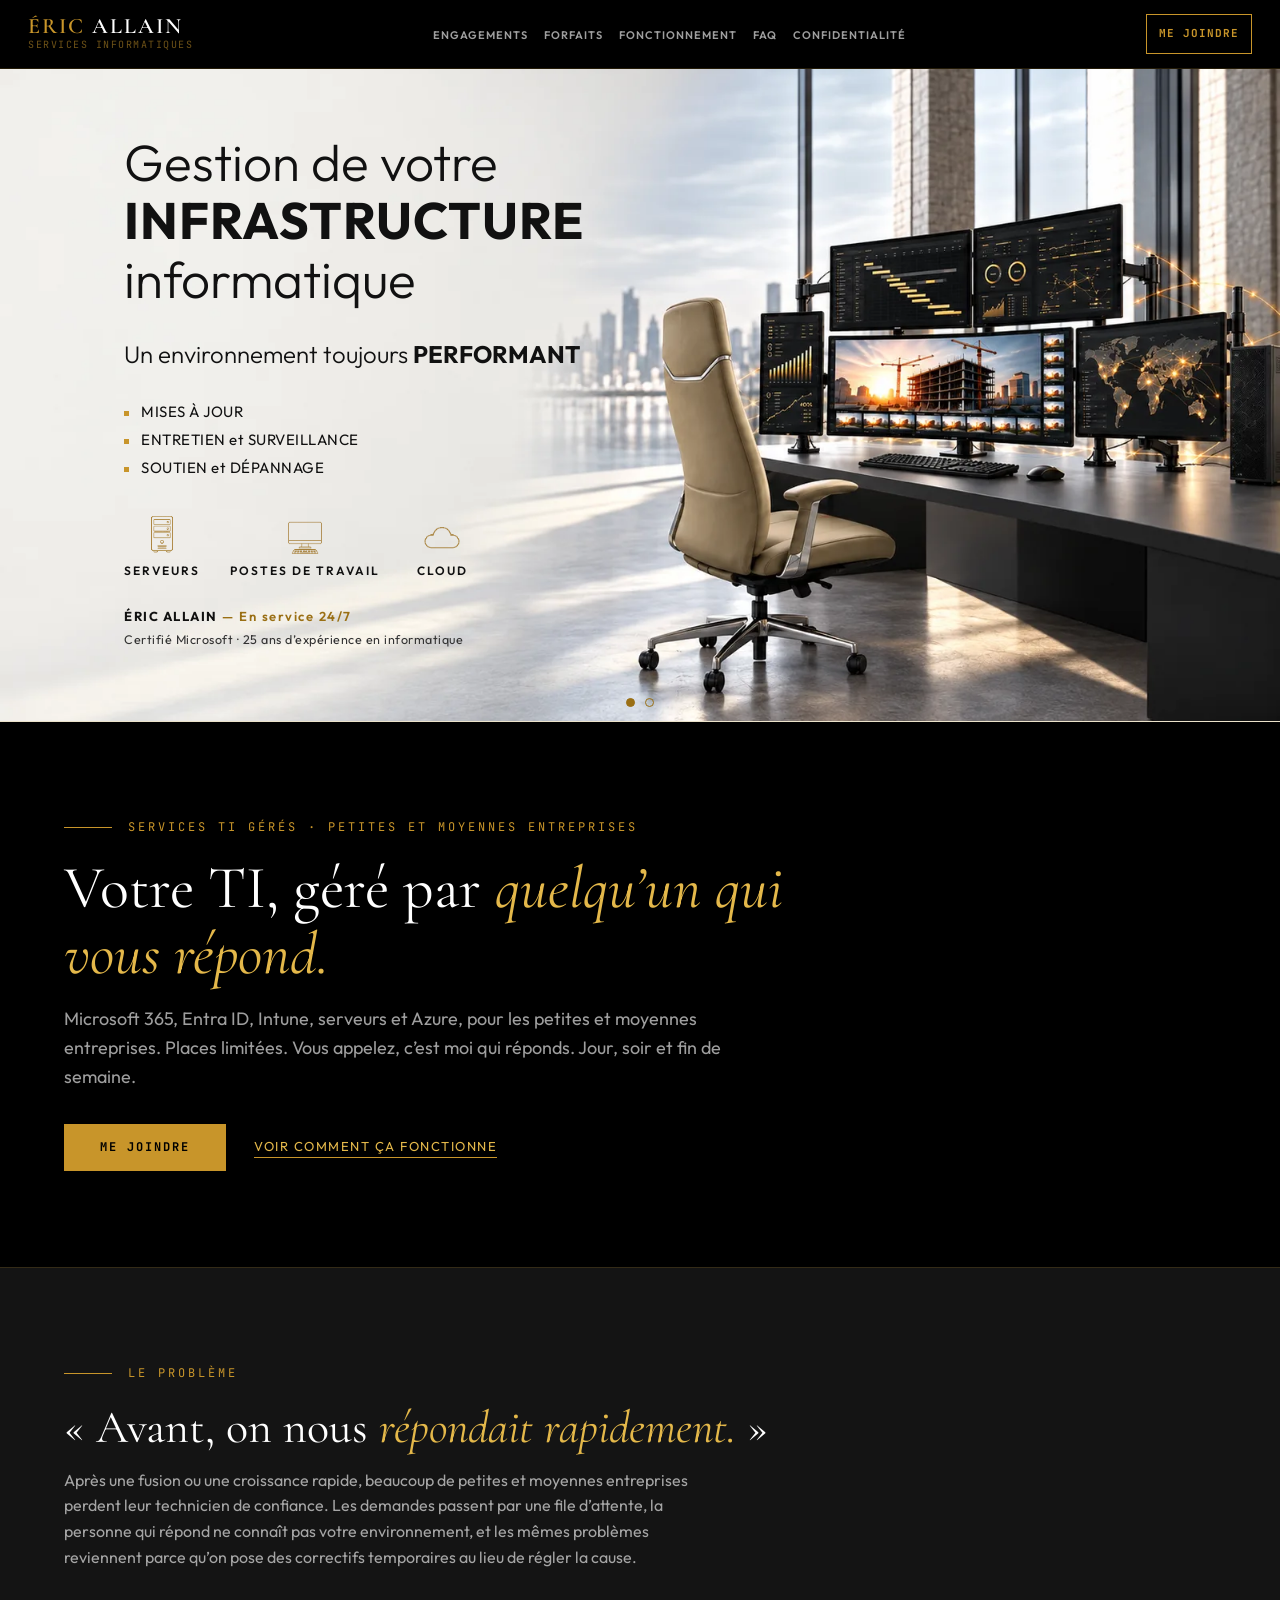
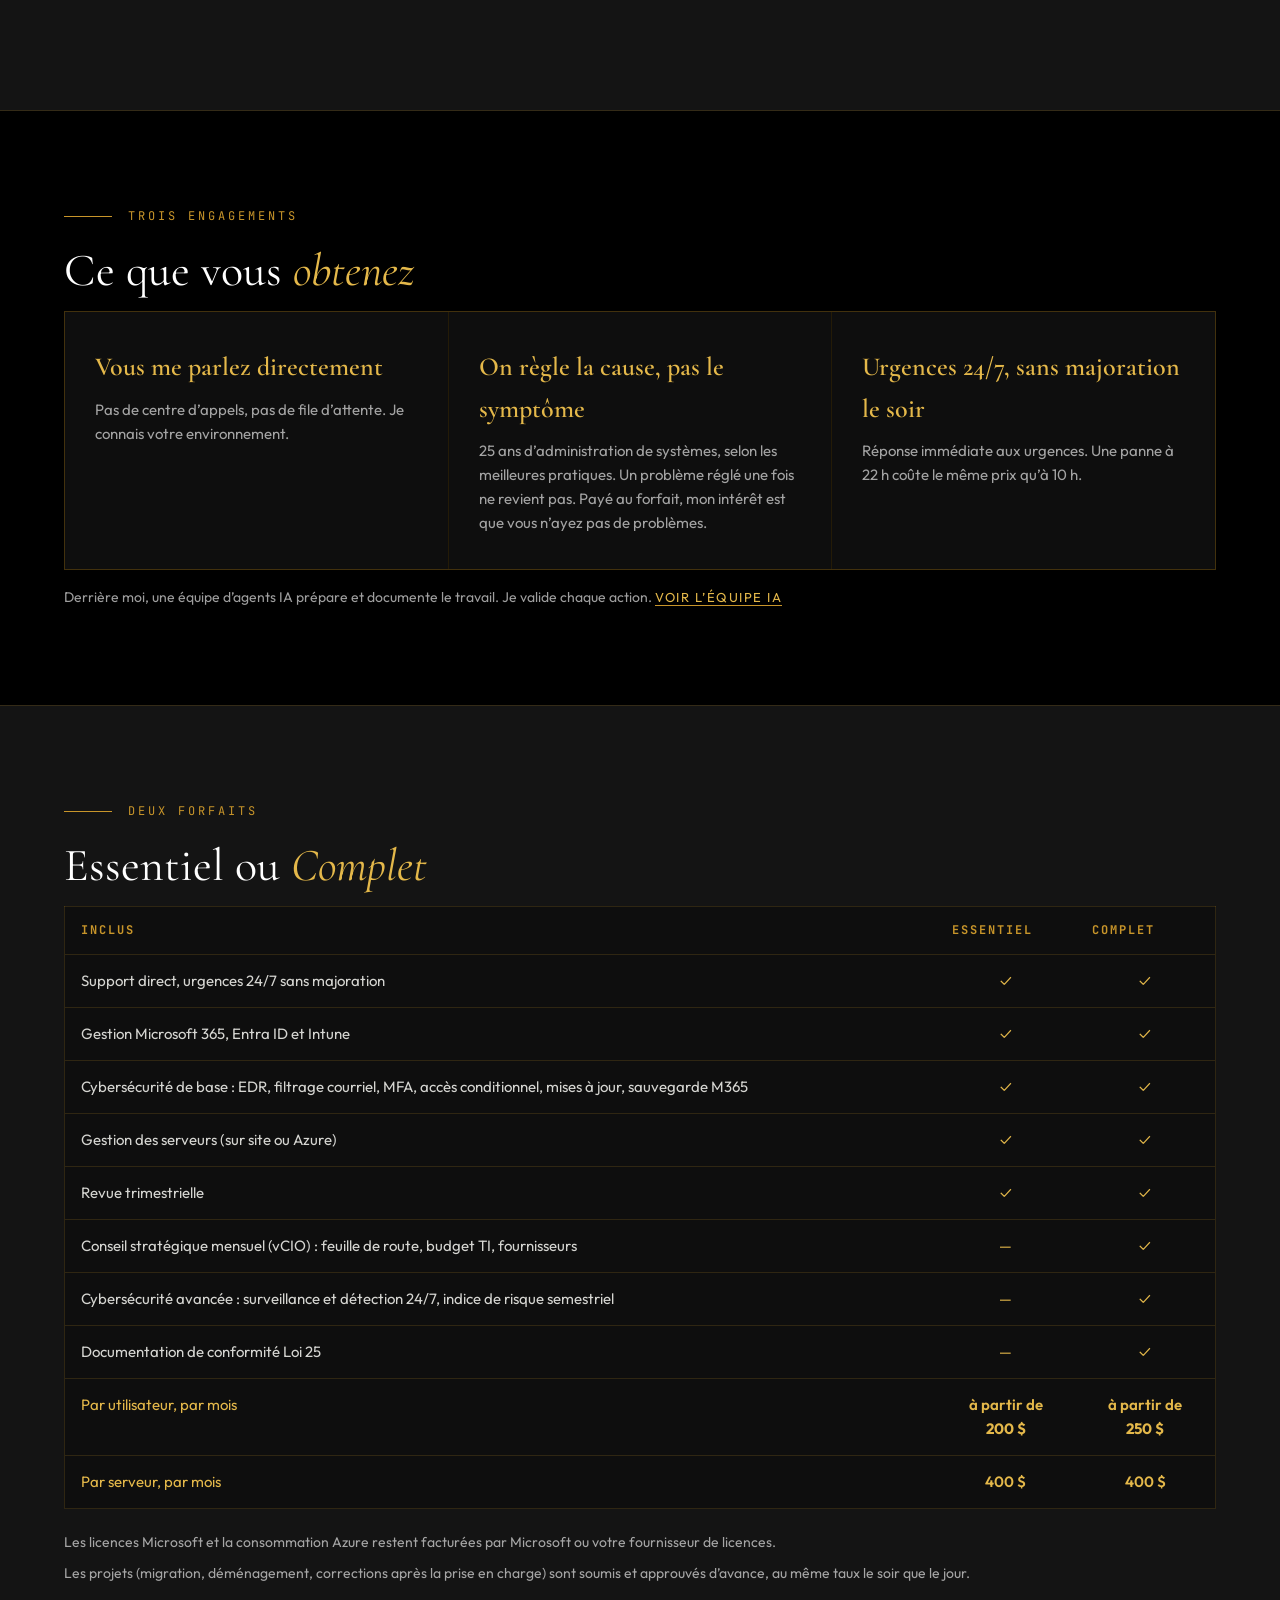
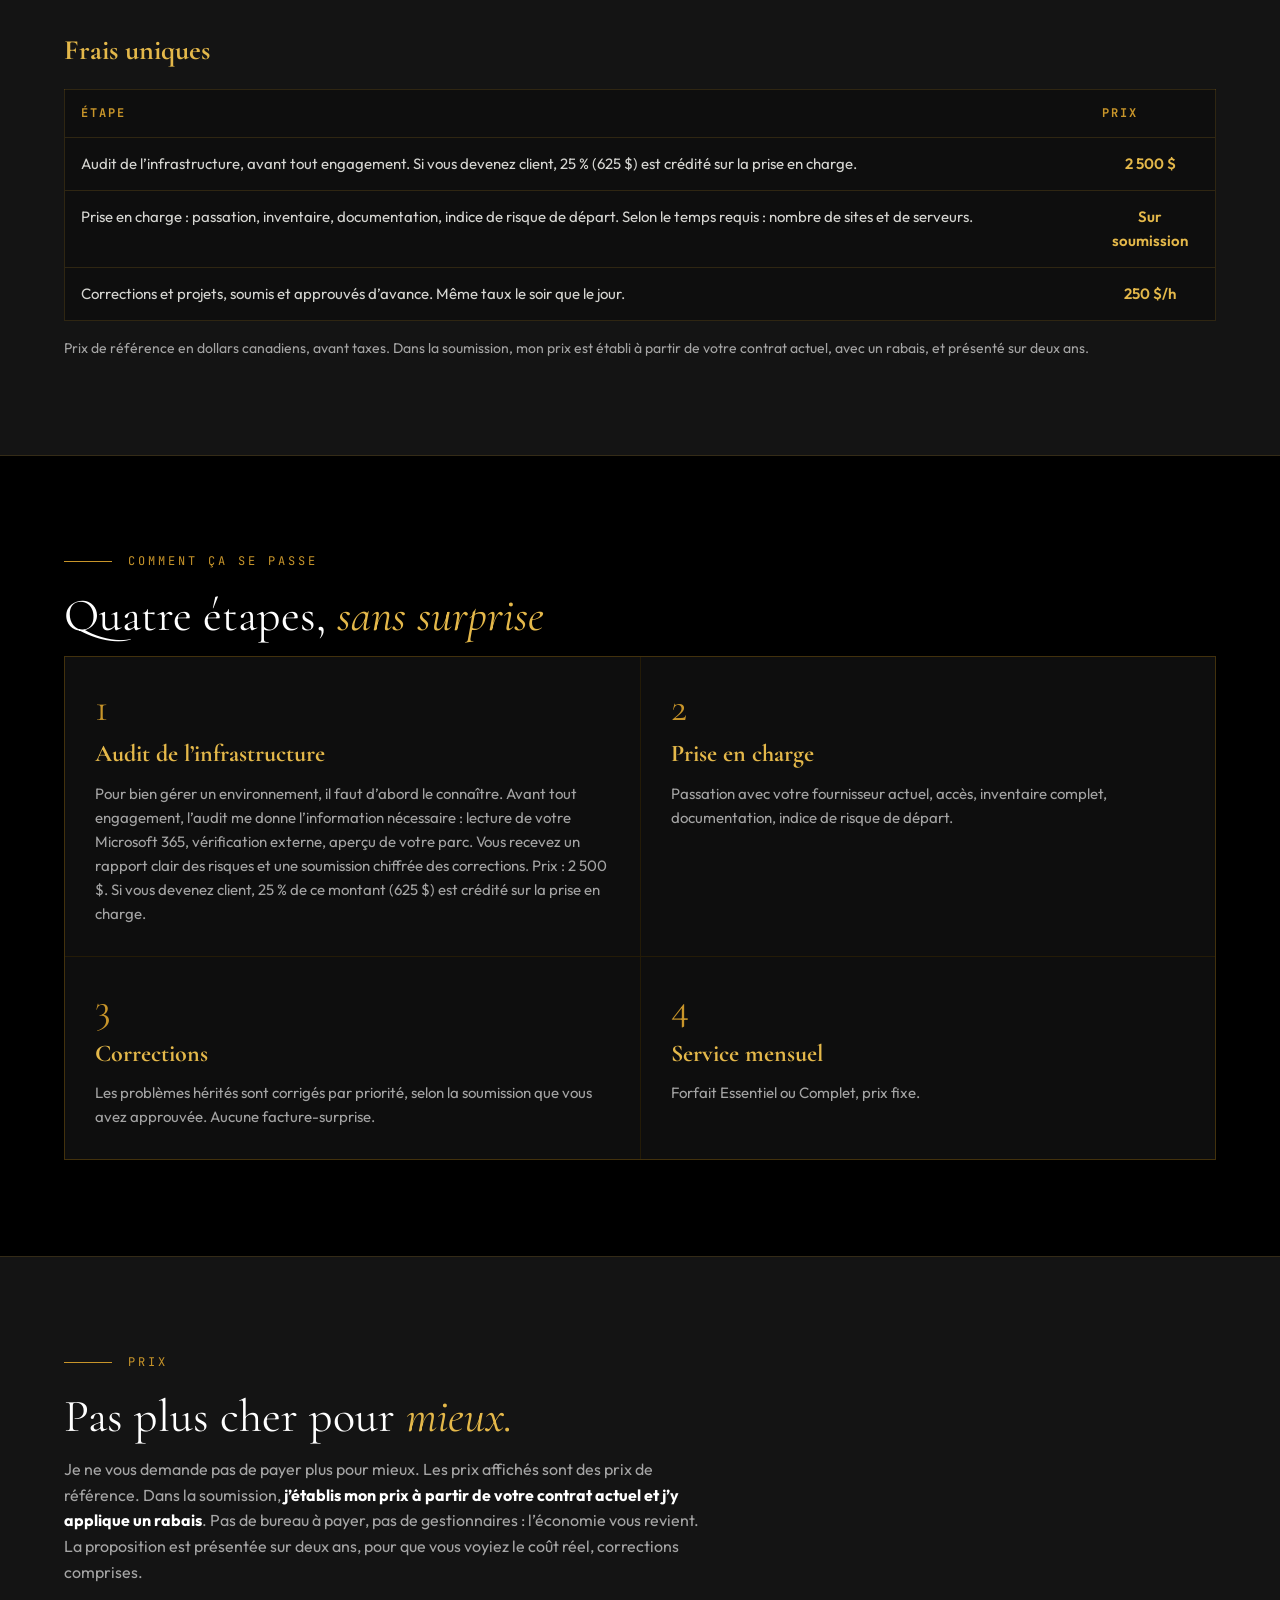
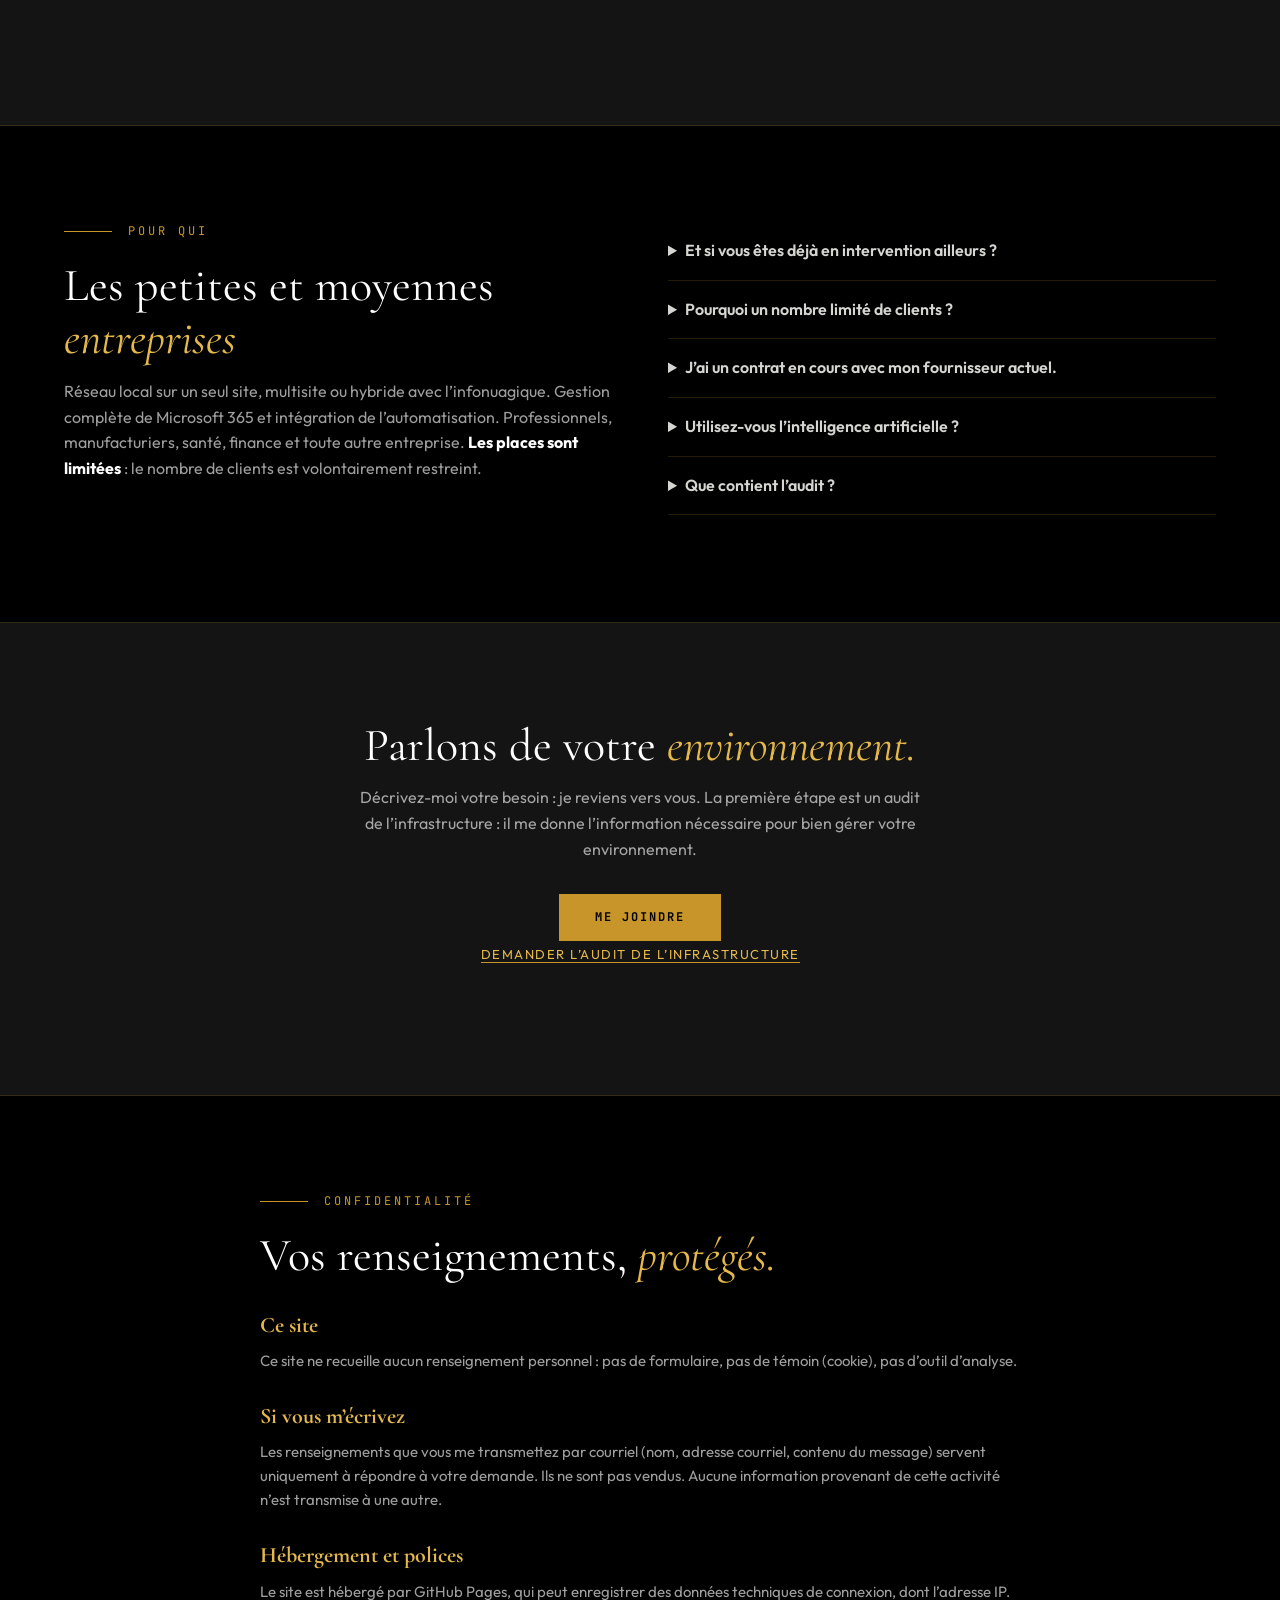
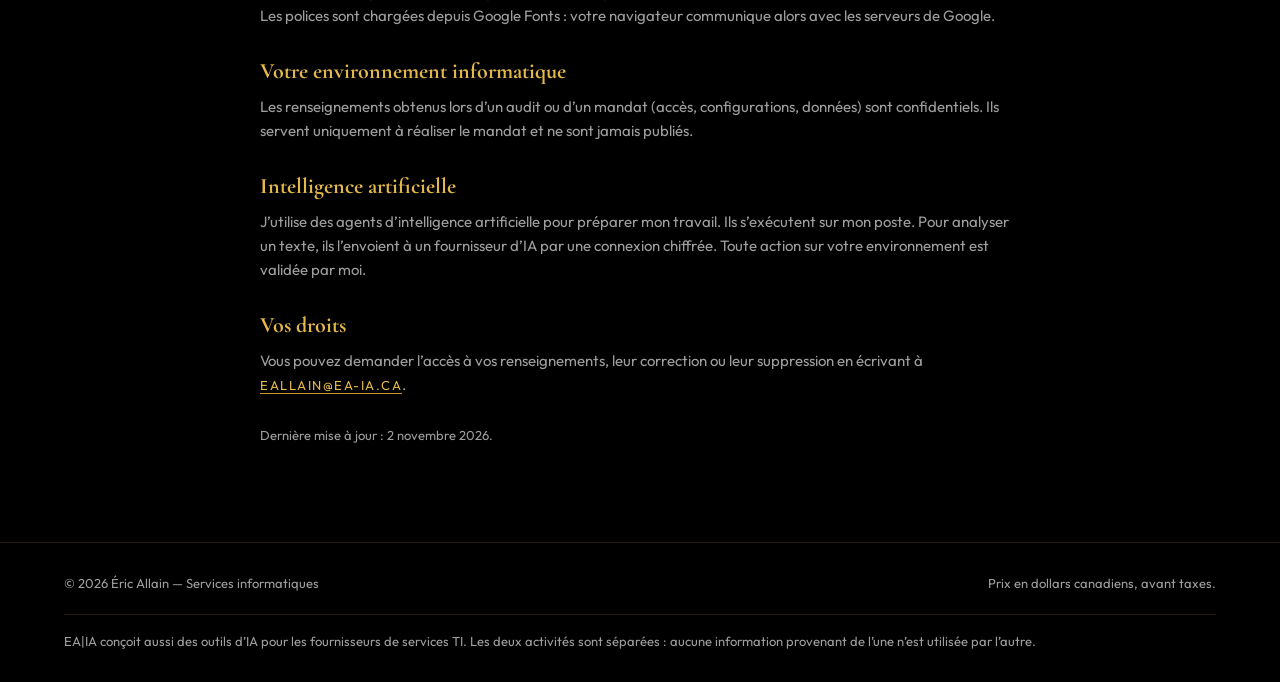
<file: index.html>
<!DOCTYPE html>
<html lang="fr">
<head>
<meta charset="UTF-8">
<meta name="viewport" content="width=device-width, initial-scale=1.0">
<title>Services TI gérés pour PME — Éric Allain</title>
<meta name="description" content="Services TI gérés pour petites et moyennes entreprises, places limitées : Microsoft 365, Entra ID, Intune, serveurs et Azure. Réponse directe, urgences 24/7 sans majoration, rabais établi selon votre contrat actuel.">
<meta property="og:title" content="Services TI gérés pour PME — Éric Allain">
<meta property="og:locale" content="fr_CA">
<meta property="og:type" content="website">
<link href="https://fonts.googleapis.com/css2?family=Cormorant+Garamond:ital,wght@0,300;0,400;0,600;1,300&family=JetBrains+Mono:wght@400;700&family=Outfit:wght@300;400;600;700&display=swap" rel="stylesheet">
<link rel="stylesheet" href="style.css">
</head>
<body>

<nav aria-label="Navigation principale">
  <div class="brand">
    <div>
      <div class="brand-name"><span class="ea">ÉRIC</span> ALLAIN</div>
      <div class="brand-tag">Services informatiques</div>
    </div>
  </div>
  <ul class="nav-links">
    <li><a href="#engagements">Engagements</a></li>
    <li><a href="#forfaits">Forfaits</a></li>
    <li><a href="#fonctionnement">Fonctionnement</a></li>
    <li><a href="#faq">FAQ</a></li>
    <li><a href="#confidentialite">Confidentialité</a></li>
  </ul>
  <div class="nav-actions">
    <!-- Bouton « Support à distance » masqué temporairement (avis de suspension ScreenConnect à vérifier). Pour le rétablir : retirer ce commentaire.
    <a class="nav-support" href="https://passport.screenconnect.com/" target="_blank" rel="noopener noreferrer">Support à distance</a>
    -->
    <a class="nav-cta" href="mailto:eallain@ea-ia.ca?subject=Services%20TI%20-%20Demande">Me joindre</a>
  </div>
</nav>

<header class="banner" aria-roledescription="carrousel" aria-label="Présentation">
  <div class="slide is-active" style="background-image:url('img/banner-infrastructure.webp')">
    <div class="slide-inner">
      <p class="t">Gestion de votre <strong>INFRASTRUCTURE</strong> informatique</p>
      <p class="lead">Un environnement toujours <strong>PERFORMANT</strong></p>
      <ul>
        <li>MISES À JOUR</li>
        <li>ENTRETIEN et SURVEILLANCE</li>
        <li>SOUTIEN et DÉPANNAGE</li>
      </ul>
      <div class="icons">
        <figure><img src="img/icon-serveurs.png" alt="">Serveurs</figure>
        <figure><img src="img/icon-postes.png" alt="">Postes de travail</figure>
        <figure><img src="img/icon-cloud.png" alt="">Cloud</figure>
      </div>
      <div class="sign"><b>ÉRIC ALLAIN</b> <span class="g">— En service 24/7</span><small>Certifié Microsoft · 25 ans d’expérience en informatique</small></div>
    </div>
  </div>
  <div class="slide" style="background-image:url('img/banner-conformite.webp')">
    <div class="slide-inner">
      <p class="t">CONFORMITÉ et <strong>SÉCURITÉ</strong> informatique</p>
      <p class="lead"><span class="g">Des accès</span> <strong>MAÎTRISÉS</strong><br><span class="g">Des données</span> <strong>PROTÉGÉES</strong></p>
      <ul>
        <li>CONFORMITÉ et SUIVI DES EXIGENCES</li>
        <li>PROTECTION DES SYSTÈMES et des DONNÉES</li>
        <li>GESTION DES ACCÈS et des PERMISSIONS</li>
        <li>SURVEILLANCE et PRÉVENTION DES MENACES</li>
      </ul>
      <div class="sign"><b>ÉRIC ALLAIN</b> <span class="g">— En service 24/7</span><small>Certifié Microsoft · 25 ans d’expérience en informatique</small></div>
    </div>
    <img class="badge" src="img/badge-securite.webp" alt="Sécurité et conformité">
  </div>
  <div class="dots" role="group" aria-label="Choisir la bannière">
    <button type="button" aria-label="Infrastructure" aria-current="true"></button>
    <button type="button" aria-label="Conformité et sécurité" aria-current="false"></button>
  </div>
</header>

<section class="s intro-s" id="accueil">
  <div class="wrap">
    <div class="label"><i></i><span>Services TI gérés · Petites et moyennes entreprises</span></div>
    <h1 class="h1">Votre TI, géré par <em>quelqu’un qui vous répond.</em></h1>
    <p class="sub">Microsoft 365, Entra ID, Intune, serveurs et Azure, pour les petites et moyennes entreprises. Places limitées. Vous appelez, c’est moi qui réponds. Jour, soir et fin de semaine.</p>
    <div class="actions">
      <a class="btn" href="mailto:eallain@ea-ia.ca?subject=Services%20TI%20-%20Demande">Me joindre</a>
      <a class="sec" href="#fonctionnement">Voir comment ça fonctionne</a>
    </div>
  </div>
</section>

<section class="s band" id="probleme">
  <div class="wrap">
    <div class="label"><i></i><span>Le problème</span></div>
    <h2 class="h">« Avant, on nous <em>répondait rapidement.</em> »</h2>
    <p class="intro">Après une fusion ou une croissance rapide, beaucoup de petites et moyennes entreprises perdent leur technicien de confiance. Les demandes passent par une file d’attente, la personne qui répond ne connaît pas votre environnement, et les mêmes problèmes reviennent parce qu’on pose des correctifs temporaires au lieu de régler la cause.</p>
  </div>
</section>

<section class="s" id="engagements">
  <div class="wrap">
    <div class="label"><i></i><span>Trois engagements</span></div>
    <h2 class="h">Ce que vous <em>obtenez</em></h2>
    <div class="grid">
      <div class="card"><h3>Vous me parlez directement</h3><p>Pas de centre d’appels, pas de file d’attente. Je connais votre environnement.</p></div>
      <div class="card"><h3>On règle la cause, pas le symptôme</h3><p>25 ans d’administration de systèmes, selon les meilleures pratiques. Un problème réglé une fois ne revient pas. Payé au forfait, mon intérêt est que vous n’ayez pas de problèmes.</p></div>
      <div class="card"><h3>Urgences 24/7, sans majoration le soir</h3><p>Réponse immédiate aux urgences. Une panne à 22 h coûte le même prix qu’à 10 h.</p></div>
    </div>
    <p class="notes-p">Derrière moi, une équipe d’agents IA prépare et documente le travail. Je valide chaque action. <a class="sec" href="equipe-ia.html">Voir l’équipe IA</a></p>
  </div>
</section>

<section class="s band" id="forfaits">
  <div class="wrap">
    <div class="label"><i></i><span>Deux forfaits</span></div>
    <h2 class="h">Essentiel ou <em>Complet</em></h2>
    <table class="plans">
      <thead><tr><th scope="col">Inclus</th><th scope="col">Essentiel</th><th scope="col">Complet</th></tr></thead>
      <tbody>
        <tr><th scope="row">Support direct, urgences 24/7 sans majoration</th><td>✓</td><td>✓</td></tr>
        <tr><th scope="row">Gestion Microsoft 365, Entra ID et Intune</th><td>✓</td><td>✓</td></tr>
        <tr><th scope="row">Cybersécurité de base : EDR, filtrage courriel, MFA, accès conditionnel, mises à jour, sauvegarde M365</th><td>✓</td><td>✓</td></tr>
        <tr><th scope="row">Gestion des serveurs (sur site ou Azure)</th><td>✓</td><td>✓</td></tr>
        <tr><th scope="row">Revue trimestrielle</th><td>✓</td><td>✓</td></tr>
        <tr><th scope="row">Conseil stratégique mensuel (vCIO) : feuille de route, budget TI, fournisseurs</th><td>—</td><td>✓</td></tr>
        <tr><th scope="row">Cybersécurité avancée : surveillance et détection 24/7, indice de risque semestriel</th><td>—</td><td>✓</td></tr>
        <tr><th scope="row">Documentation de conformité Loi 25</th><td>—</td><td>✓</td></tr>
        <tr class="price"><th scope="row">Par utilisateur, par mois</th><td>à partir de <b class="amt">200 $</b></td><td>à partir de <b class="amt">250 $</b></td></tr>
        <tr class="price"><th scope="row">Par serveur, par mois</th><td>400 $</td><td>400 $</td></tr>
      </tbody>
    </table>
    <ul class="notes">
      <li>Les licences Microsoft et la consommation Azure restent facturées par Microsoft ou votre fournisseur de licences.</li>
      <li>Les projets (migration, déménagement, corrections après la prise en charge) sont soumis et approuvés d’avance, au même taux le soir que le jour.</li>
    </ul>
    <h3 class="sub-h">Frais uniques</h3>
    <table class="plans fees">
      <thead><tr><th scope="col">Étape</th><th scope="col">Prix</th></tr></thead>
      <tbody>
        <tr><th scope="row">Audit de l’infrastructure, avant tout engagement. Si vous devenez client, 25 % (625 $) est crédité sur la prise en charge.</th><td>2 500 $</td></tr>
        <tr><th scope="row">Prise en charge : passation, inventaire, documentation, indice de risque de départ. Selon le temps requis : nombre de sites et de serveurs.</th><td class="wrap">Sur soumission</td></tr>
        <tr><th scope="row">Corrections et projets, soumis et approuvés d’avance. Même taux le soir que le jour.</th><td>250 $/h</td></tr>
      </tbody>
    </table>
    <p class="notes-p">Prix de référence en dollars canadiens, avant taxes. Dans la soumission, mon prix est établi à partir de votre contrat actuel, avec un rabais, et présenté sur deux ans.</p>
  </div>
</section>

<section class="s" id="fonctionnement">
  <div class="wrap">
    <div class="label"><i></i><span>Comment ça se passe</span></div>
    <h2 class="h">Quatre étapes, <em>sans surprise</em></h2>
    <ol class="steps">
      <li><h3>Audit de l’infrastructure</h3><p>Pour bien gérer un environnement, il faut d’abord le connaître. Avant tout engagement, l’audit me donne l’information nécessaire : lecture de votre Microsoft 365, vérification externe, aperçu de votre parc. Vous recevez un rapport clair des risques et une soumission chiffrée des corrections. Prix : 2 500 $. Si vous devenez client, 25 % de ce montant (625 $) est crédité sur la prise en charge.</p></li>
      <li><h3>Prise en charge</h3><p>Passation avec votre fournisseur actuel, accès, inventaire complet, documentation, indice de risque de départ.</p></li>
      <li><h3>Corrections</h3><p>Les problèmes hérités sont corrigés par priorité, selon la soumission que vous avez approuvée. Aucune facture-surprise.</p></li>
      <li><h3>Service mensuel</h3><p>Forfait Essentiel ou Complet, prix fixe.</p></li>
    </ol>
  </div>
</section>

<section class="s band" id="prix">
  <div class="wrap">
    <div class="label"><i></i><span>Prix</span></div>
    <h2 class="h">Pas plus cher pour <em>mieux.</em></h2>
    <p class="intro">Je ne vous demande pas de payer plus pour mieux. Les prix affichés sont des prix de référence. Dans la soumission, <strong>j’établis mon prix à partir de votre contrat actuel et j’y applique un rabais</strong>. Pas de bureau à payer, pas de gestionnaires : l’économie vous revient. La proposition est présentée sur deux ans, pour que vous voyiez le coût réel, corrections comprises.</p>
  </div>
</section>

<section class="s" id="faq">
  <div class="wrap cols">
    <div>
      <div class="label"><i></i><span>Pour qui</span></div>
      <h2 class="h">Les petites et moyennes <em>entreprises</em></h2>
      <p class="intro">Réseau local sur un seul site, multisite ou hybride avec l’infonuagique. Gestion complète de Microsoft 365 et intégration de l’automatisation. Professionnels, manufacturiers, santé, finance et toute autre entreprise. <strong>Les places sont limitées</strong> : le nombre de clients est volontairement restreint.</p>
    </div>
    <div class="faq">
      <details><summary>Et si vous êtes déjà en intervention ailleurs ?</summary><p>Je prends votre appel pour évaluer l’urgence. Si c’est urgent, ma relève intervient immédiatement, avec votre documentation à jour. Sinon, je vous donne une heure de rappel précise.</p></details>
      <details><summary>Pourquoi un nombre limité de clients ?</summary><p>Pour que la promesse « c’est moi qui réponds » reste vraie.</p></details>
      <details><summary>J’ai un contrat en cours avec mon fournisseur actuel.</summary><p>L’audit se fait sans engagement ; on planifie la transition à l’échéance.</p></details>
      <details><summary>Utilisez-vous l’intelligence artificielle ?</summary><p>Oui, pour la documentation, le triage et les rapports. Toute action sur votre environnement est validée par moi. Vos données restent encadrées selon la Loi 25.</p></details>
      <details><summary>Que contient l’audit ?</summary><p>Lecture de votre Microsoft 365, vérification externe, aperçu de votre parc. Vous recevez un rapport clair des risques et une soumission chiffrée des corrections. Prix : 2 500 $. Si vous devenez client, 25 % de ce montant (625 $) est crédité sur la prise en charge.</p></details>
    </div>
  </div>
</section>

<section class="s band cta" id="contact">
  <div class="wrap">
    <h2 class="h">Parlons de votre <em>environnement.</em></h2>
    <p>Décrivez-moi votre besoin : je reviens vers vous. La première étape est un audit de l’infrastructure : il me donne l’information nécessaire pour bien gérer votre environnement.</p>
    <a class="btn" href="mailto:eallain@ea-ia.ca?subject=Services%20TI%20-%20Demande">Me joindre</a>
    <p class="alt"><a class="sec" href="mailto:eallain@ea-ia.ca?subject=Audit%20infrastructure%20-%20Services%20TI">Demander l’audit de l’infrastructure</a></p>
  </div>
</section>

<section class="s" id="confidentialite">
  <div class="wrap legal">
    <div class="label"><i></i><span>Confidentialité</span></div>
    <h2 class="h">Vos renseignements, <em>protégés.</em></h2>
    <h3>Ce site</h3>
    <p>Ce site ne recueille aucun renseignement personnel : pas de formulaire, pas de témoin (cookie), pas d’outil d’analyse.</p>
    <h3>Si vous m’écrivez</h3>
    <p>Les renseignements que vous me transmettez par courriel (nom, adresse courriel, contenu du message) servent uniquement à répondre à votre demande. Ils ne sont pas vendus. Aucune information provenant de cette activité n’est transmise à une autre.</p>
    <h3>Hébergement et polices</h3>
    <p>Le site est hébergé par GitHub Pages, qui peut enregistrer des données techniques de connexion, dont l’adresse IP. Les polices sont chargées depuis Google Fonts : votre navigateur communique alors avec les serveurs de Google.</p>
    <h3>Votre environnement informatique</h3>
    <p>Les renseignements obtenus lors d’un audit ou d’un mandat (accès, configurations, données) sont confidentiels. Ils servent uniquement à réaliser le mandat et ne sont jamais publiés.</p>
    <h3>Intelligence artificielle</h3>
    <p>J’utilise des agents d’intelligence artificielle pour préparer mon travail. Ils s’exécutent sur mon poste. Pour analyser un texte, ils l’envoient à un fournisseur d’IA par une connexion chiffrée. Toute action sur votre environnement est validée par moi.</p>
    <h3>Vos droits</h3>
    <p>Vous pouvez demander l’accès à vos renseignements, leur correction ou leur suppression en écrivant à <a class="sec" href="mailto:eallain@ea-ia.ca?subject=Confidentialit%C3%A9">eallain@ea-ia.ca</a>.</p>
    <p class="upd">Dernière mise à jour : 2 novembre 2026.</p>
  </div>
</section>

<footer>
  <div>© 2026 Éric Allain — Services informatiques</div>
  <div>Prix en dollars canadiens, avant taxes.</div>
  <p class="transp">EA|IA conçoit aussi des outils d’IA pour les fournisseurs de services TI. Les deux activités sont séparées : aucune information provenant de l’une n’est utilisée par l’autre.</p>
</footer>

<script>
(function(){
  var slides=document.querySelectorAll('.slide'),dots=document.querySelectorAll('.dots button'),i=0,t;
  function show(n){i=n;slides.forEach(function(s,k){s.classList.toggle('is-active',k===n)});dots.forEach(function(d,k){d.setAttribute('aria-current',k===n)})}
  function start(){t=setInterval(function(){show((i+1)%slides.length)},8000)}
  dots.forEach(function(d,k){d.addEventListener('click',function(){clearInterval(t);show(k);start()})});
  start();
})();
</script>
</body>
</html>
</file>
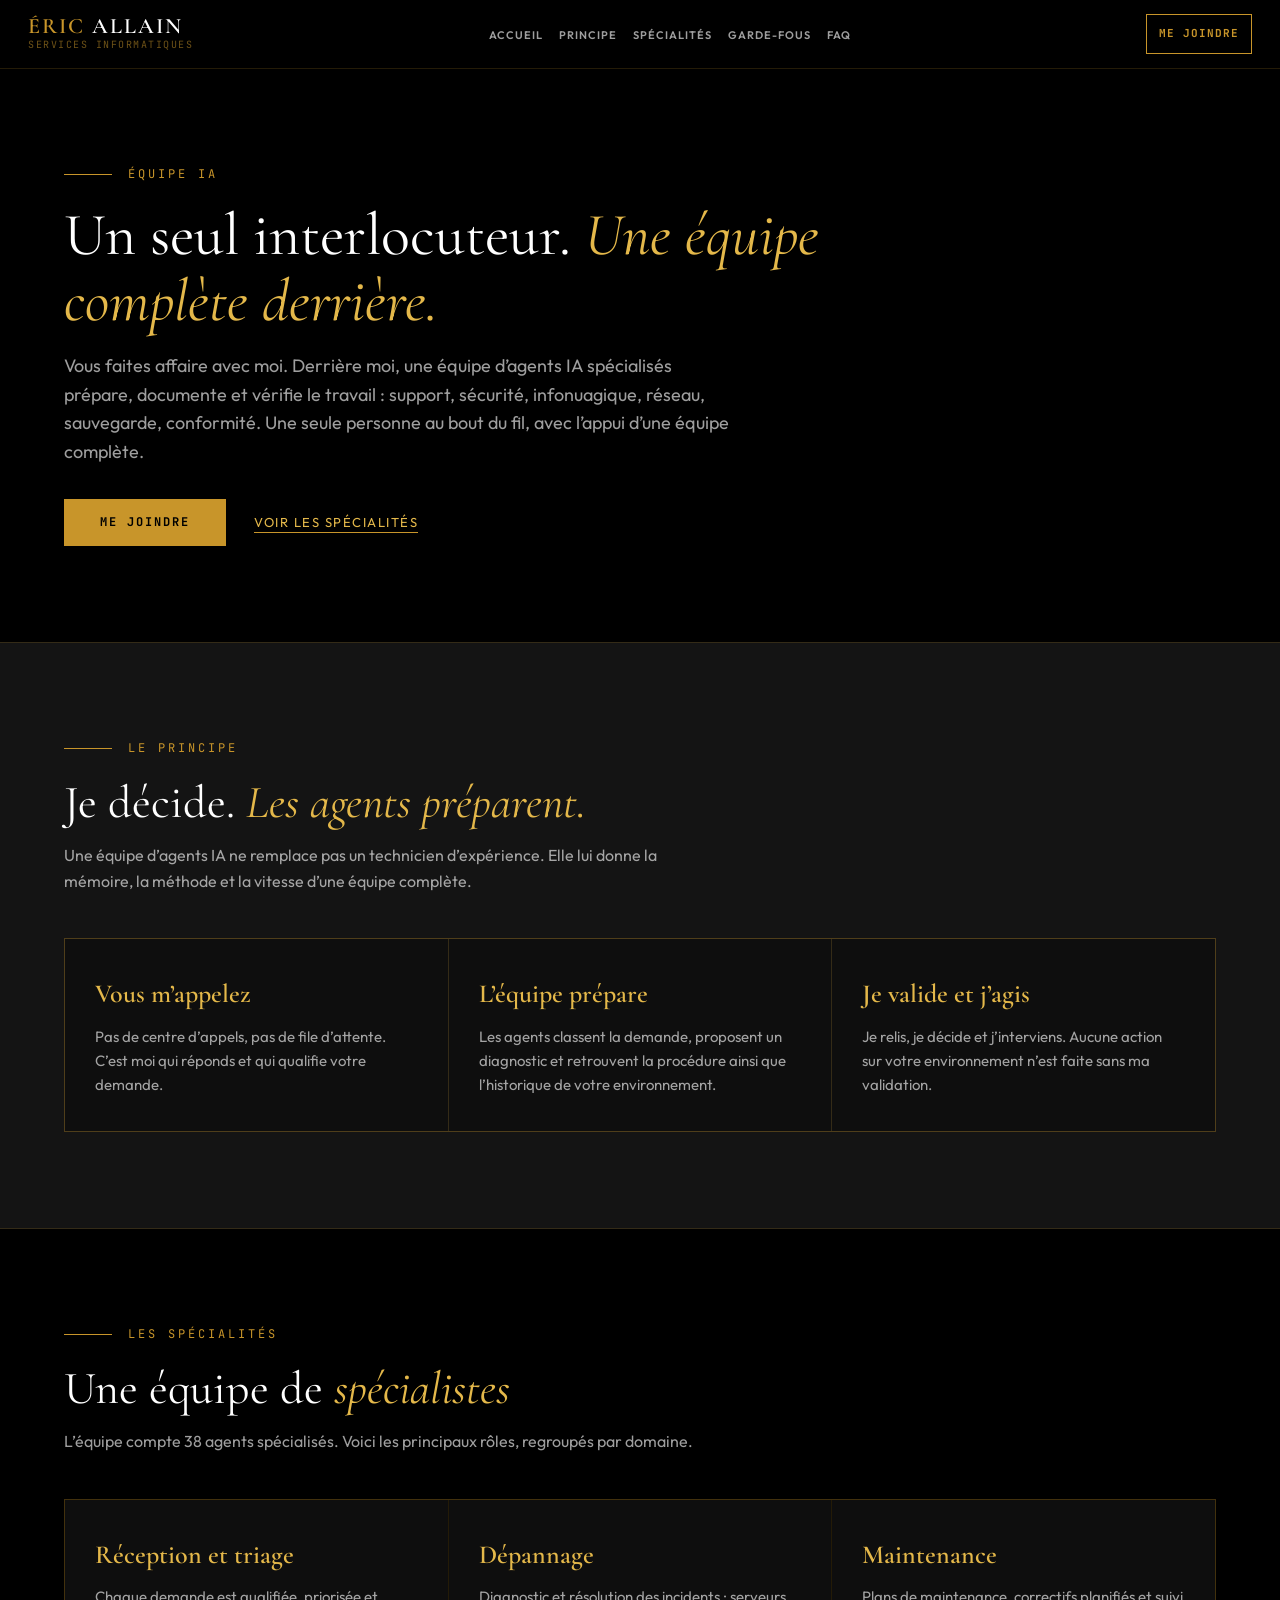
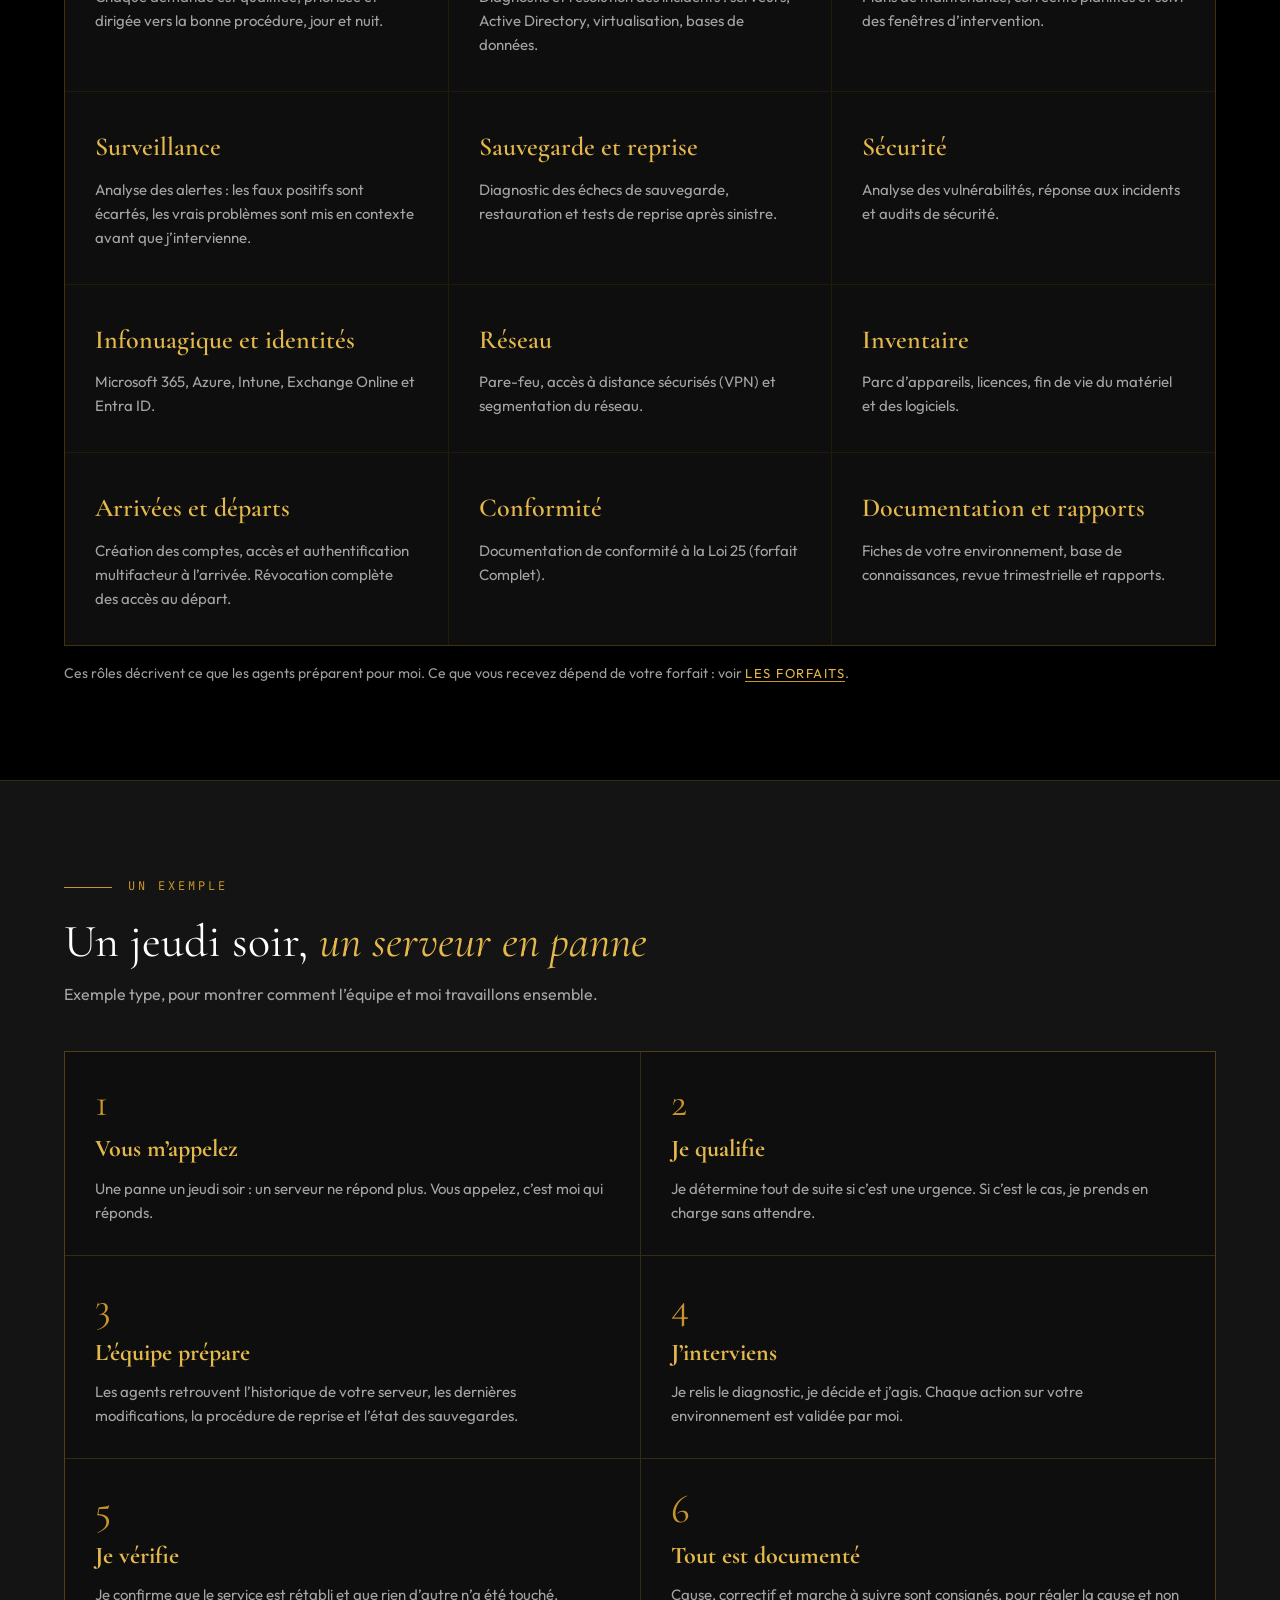
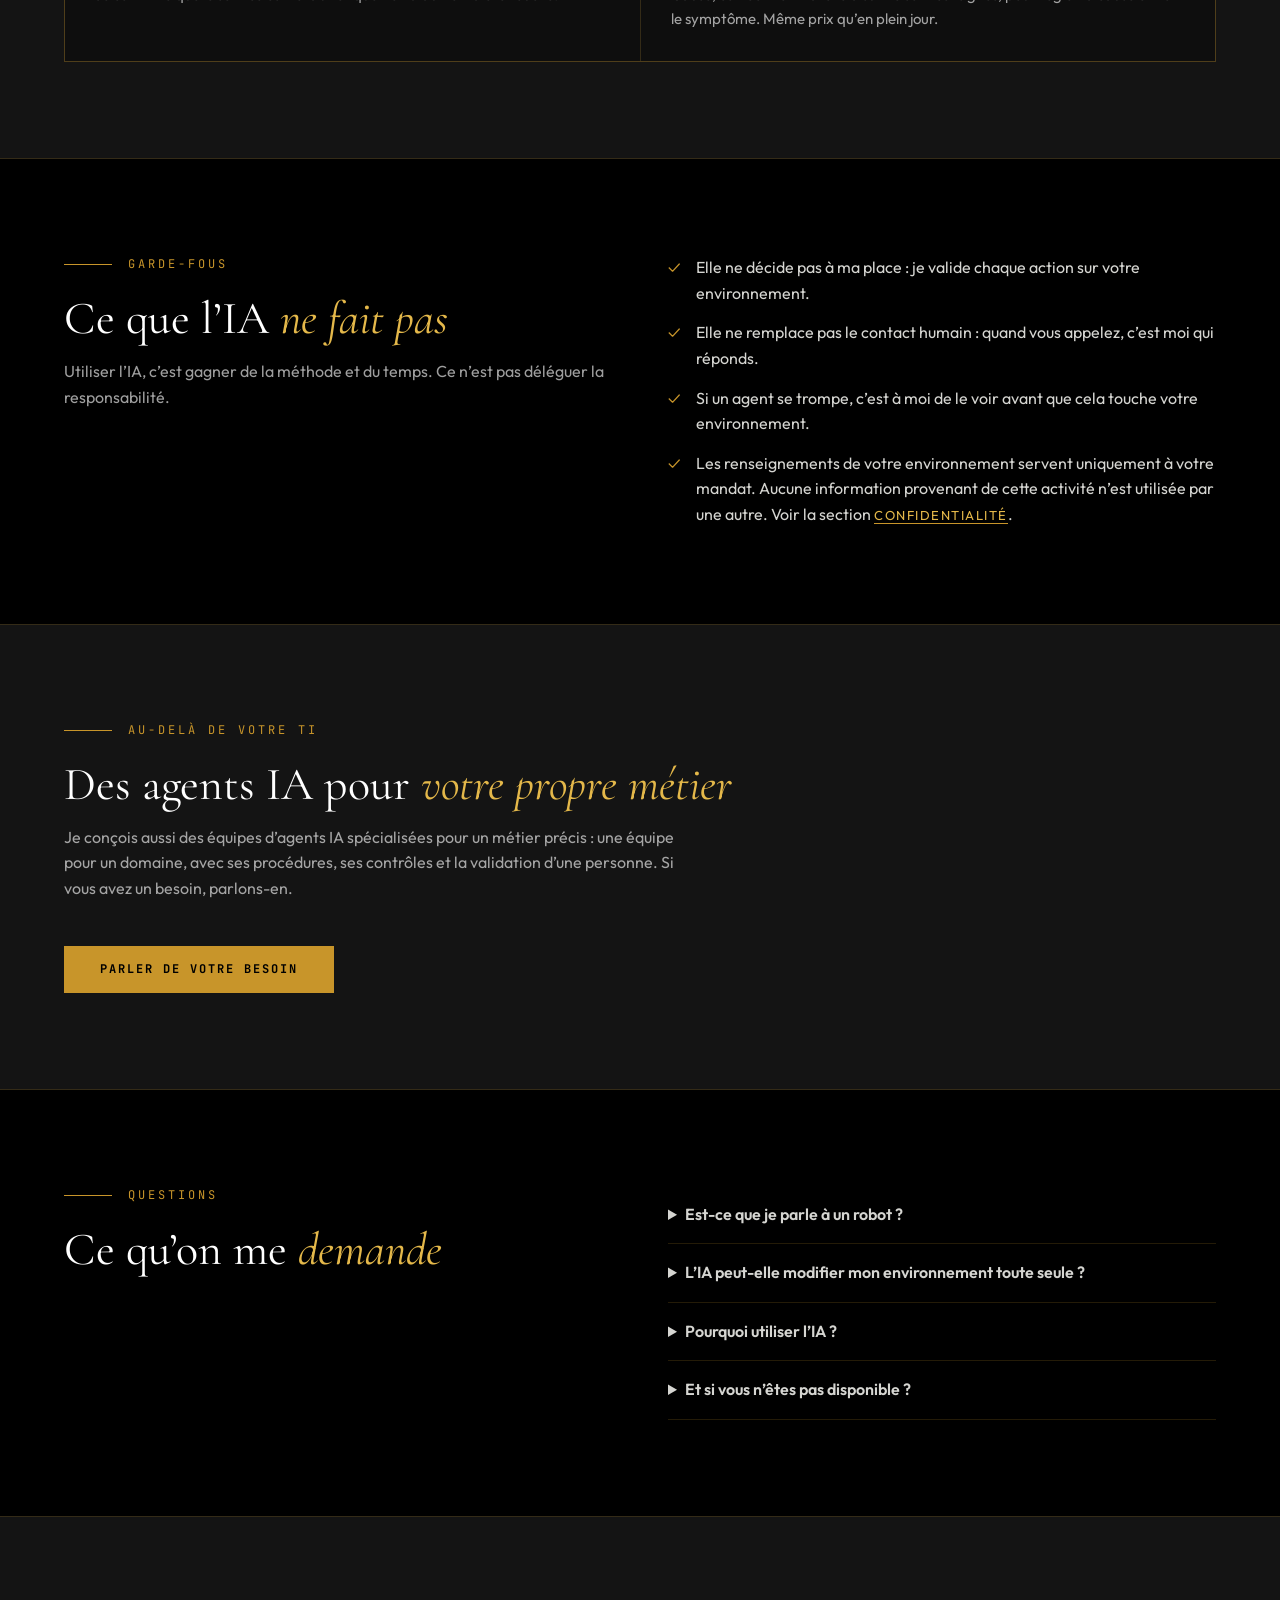
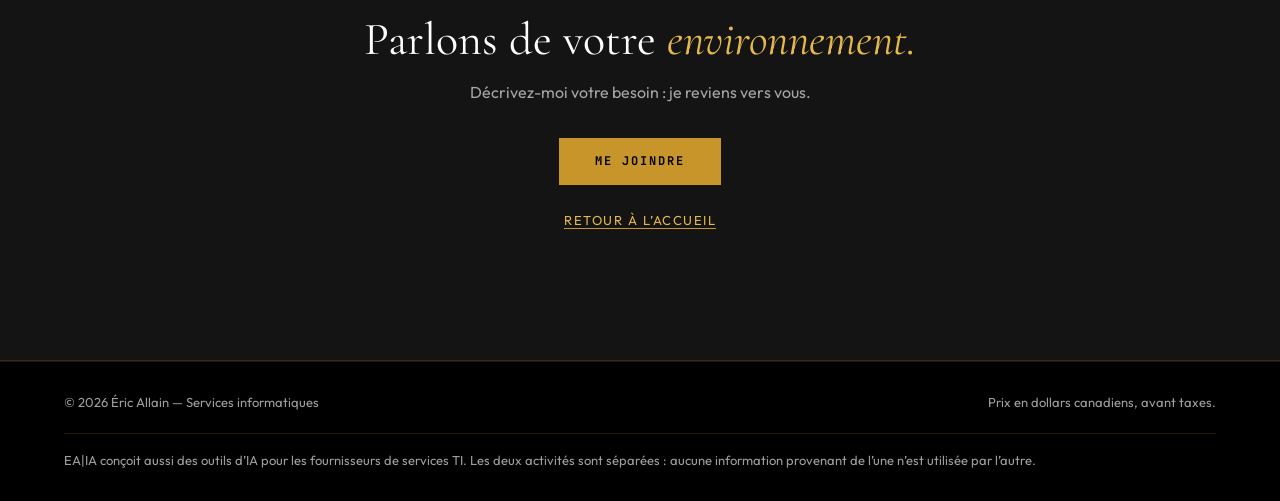
<file: equipe-ia.html>
<!DOCTYPE html>
<html lang="fr">
<head>
<meta charset="UTF-8">
<meta name="viewport" content="width=device-width, initial-scale=1.0">
<title>Une équipe d’agents IA derrière votre technicien — Éric Allain</title>
<meta name="description" content="Un seul interlocuteur, une équipe d’agents IA spécialisés derrière lui : triage, dépannage, sécurité, infonuagique, sauvegarde, conformité. L’IA prépare, Éric Allain valide chaque action.">
<meta property="og:title" content="Une équipe d’agents IA derrière votre technicien — Éric Allain">
<meta property="og:locale" content="fr_CA">
<meta property="og:type" content="website">
<link href="https://fonts.googleapis.com/css2?family=Cormorant+Garamond:ital,wght@0,300;0,400;0,600;1,300&family=JetBrains+Mono:wght@400;700&family=Outfit:wght@300;400;600;700&display=swap" rel="stylesheet">
<link rel="stylesheet" href="style.css">
<style>
.brand{color:inherit}
.cta .alt{margin-top:22px}
</style>
</head>
<body>

<nav aria-label="Navigation principale">
  <a class="brand" href="index.html">
    <div>
      <div class="brand-name"><span class="ea">ÉRIC</span> ALLAIN</div>
      <div class="brand-tag">Services informatiques</div>
    </div>
  </a>
  <ul class="nav-links">
    <li><a href="index.html">Accueil</a></li>
    <li><a href="#principe">Principe</a></li>
    <li><a href="#specialites">Spécialités</a></li>
    <li><a href="#garde-fous">Garde-fous</a></li>
    <li><a href="#faq">FAQ</a></li>
  </ul>
  <div class="nav-actions">
    <a class="nav-cta" href="mailto:eallain@ea-ia.ca?subject=Services%20TI%20-%20Demande">Me joindre</a>
  </div>
</nav>

<section class="s intro-s" id="haut">
  <div class="wrap">
    <div class="label"><i></i><span>Équipe IA</span></div>
    <h1 class="h1">Un seul interlocuteur. <em>Une équipe complète derrière.</em></h1>
    <p class="sub">Vous faites affaire avec moi. Derrière moi, une équipe d’agents IA spécialisés prépare, documente et vérifie le travail : support, sécurité, infonuagique, réseau, sauvegarde, conformité. Une seule personne au bout du fil, avec l’appui d’une équipe complète.</p>
    <div class="actions">
      <a class="btn" href="mailto:eallain@ea-ia.ca?subject=Services%20TI%20-%20Demande">Me joindre</a>
      <a class="sec" href="#specialites">Voir les spécialités</a>
    </div>
  </div>
</section>

<section class="s band" id="principe">
  <div class="wrap">
    <div class="label"><i></i><span>Le principe</span></div>
    <h2 class="h">Je décide. <em>Les agents préparent.</em></h2>
    <p class="intro">Une équipe d’agents IA ne remplace pas un technicien d’expérience. Elle lui donne la mémoire, la méthode et la vitesse d’une équipe complète.</p>
    <div class="grid">
      <div class="card"><h3>Vous m’appelez</h3><p>Pas de centre d’appels, pas de file d’attente. C’est moi qui réponds et qui qualifie votre demande.</p></div>
      <div class="card"><h3>L’équipe prépare</h3><p>Les agents classent la demande, proposent un diagnostic et retrouvent la procédure ainsi que l’historique de votre environnement.</p></div>
      <div class="card"><h3>Je valide et j’agis</h3><p>Je relis, je décide et j’interviens. Aucune action sur votre environnement n’est faite sans ma validation.</p></div>
    </div>
  </div>
</section>

<section class="s" id="specialites">
  <div class="wrap">
    <div class="label"><i></i><span>Les spécialités</span></div>
    <h2 class="h">Une équipe de <em>spécialistes</em></h2>
    <p class="intro">L’équipe compte 38 agents spécialisés. Voici les principaux rôles, regroupés par domaine.</p>
    <div class="grid">
      <div class="card"><h3>Réception et triage</h3><p>Chaque demande est qualifiée, priorisée et dirigée vers la bonne procédure, jour et nuit.</p></div>
      <div class="card"><h3>Dépannage</h3><p>Diagnostic et résolution des incidents : serveurs, Active Directory, virtualisation, bases de données.</p></div>
      <div class="card"><h3>Maintenance</h3><p>Plans de maintenance, correctifs planifiés et suivi des fenêtres d’intervention.</p></div>
      <div class="card"><h3>Surveillance</h3><p>Analyse des alertes : les faux positifs sont écartés, les vrais problèmes sont mis en contexte avant que j’intervienne.</p></div>
      <div class="card"><h3>Sauvegarde et reprise</h3><p>Diagnostic des échecs de sauvegarde, restauration et tests de reprise après sinistre.</p></div>
      <div class="card"><h3>Sécurité</h3><p>Analyse des vulnérabilités, réponse aux incidents et audits de sécurité.</p></div>
      <div class="card"><h3>Infonuagique et identités</h3><p>Microsoft 365, Azure, Intune, Exchange Online et Entra ID.</p></div>
      <div class="card"><h3>Réseau</h3><p>Pare-feu, accès à distance sécurisés (VPN) et segmentation du réseau.</p></div>
      <div class="card"><h3>Inventaire</h3><p>Parc d’appareils, licences, fin de vie du matériel et des logiciels.</p></div>
      <div class="card"><h3>Arrivées et départs</h3><p>Création des comptes, accès et authentification multifacteur à l’arrivée. Révocation complète des accès au départ.</p></div>
      <div class="card"><h3>Conformité</h3><p>Documentation de conformité à la Loi 25 (forfait Complet).</p></div>
      <div class="card"><h3>Documentation et rapports</h3><p>Fiches de votre environnement, base de connaissances, revue trimestrielle et rapports.</p></div>
    </div>
    <p class="notes-p">Ces rôles décrivent ce que les agents préparent pour moi. Ce que vous recevez dépend de votre forfait : voir <a class="sec" href="index.html#forfaits">les forfaits</a>.</p>
  </div>
</section>

<section class="s band" id="exemple">
  <div class="wrap">
    <div class="label"><i></i><span>Un exemple</span></div>
    <h2 class="h">Un jeudi soir, <em>un serveur en panne</em></h2>
    <p class="intro">Exemple type, pour montrer comment l’équipe et moi travaillons ensemble.</p>
    <ol class="steps">
      <li><h3>Vous m’appelez</h3><p>Une panne un jeudi soir : un serveur ne répond plus. Vous appelez, c’est moi qui réponds.</p></li>
      <li><h3>Je qualifie</h3><p>Je détermine tout de suite si c’est une urgence. Si c’est le cas, je prends en charge sans attendre.</p></li>
      <li><h3>L’équipe prépare</h3><p>Les agents retrouvent l’historique de votre serveur, les dernières modifications, la procédure de reprise et l’état des sauvegardes.</p></li>
      <li><h3>J’interviens</h3><p>Je relis le diagnostic, je décide et j’agis. Chaque action sur votre environnement est validée par moi.</p></li>
      <li><h3>Je vérifie</h3><p>Je confirme que le service est rétabli et que rien d’autre n’a été touché.</p></li>
      <li><h3>Tout est documenté</h3><p>Cause, correctif et marche à suivre sont consignés, pour régler la cause et non le symptôme. Même prix qu’en plein jour.</p></li>
    </ol>
  </div>
</section>

<section class="s" id="garde-fous">
  <div class="wrap cols">
    <div>
      <div class="label"><i></i><span>Garde-fous</span></div>
      <h2 class="h">Ce que l’IA <em>ne fait pas</em></h2>
      <p class="intro">Utiliser l’IA, c’est gagner de la méthode et du temps. Ce n’est pas déléguer la responsabilité.</p>
    </div>
    <ul class="checks">
      <li>Elle ne décide pas à ma place : je valide chaque action sur votre environnement.</li>
      <li>Elle ne remplace pas le contact humain : quand vous appelez, c’est moi qui réponds.</li>
      <li>Si un agent se trompe, c’est à moi de le voir avant que cela touche votre environnement.</li>
      <li>Les renseignements de votre environnement servent uniquement à votre mandat. Aucune information provenant de cette activité n’est utilisée par une autre. Voir la section <a class="sec" href="index.html#confidentialite">Confidentialité</a>.</li>
    </ul>
  </div>
</section>

<section class="s band" id="solutions">
  <div class="wrap">
    <div class="label"><i></i><span>Au-delà de votre TI</span></div>
    <h2 class="h">Des agents IA pour <em>votre propre métier</em></h2>
    <p class="intro">Je conçois aussi des équipes d’agents IA spécialisées pour un métier précis : une équipe pour un domaine, avec ses procédures, ses contrôles et la validation d’une personne. Si vous avez un besoin, parlons-en.</p>
    <div class="actions">
      <a class="btn" href="mailto:eallain@ea-ia.ca?subject=Solutions%20IA">Parler de votre besoin</a>
    </div>
  </div>
</section>

<section class="s" id="faq">
  <div class="wrap cols">
    <div>
      <div class="label"><i></i><span>Questions</span></div>
      <h2 class="h">Ce qu’on me <em>demande</em></h2>
    </div>
    <div class="faq">
      <details><summary>Est-ce que je parle à un robot ?</summary><p>Non. Quand vous appelez, c’est moi qui réponds. Les agents travaillent en coulisse, pour moi.</p></details>
      <details><summary>L’IA peut-elle modifier mon environnement toute seule ?</summary><p>Non. Toute action sur votre environnement est validée par moi.</p></details>
      <details><summary>Pourquoi utiliser l’IA ?</summary><p>Pour garder la mémoire de votre environnement, appliquer la même méthode à chaque intervention et tout documenter. C’est ce qui permet de régler la cause plutôt que le symptôme.</p></details>
      <details><summary>Et si vous n’êtes pas disponible ?</summary><p>Je prends votre appel pour évaluer l’urgence. Si c’est urgent, ma relève intervient immédiatement, avec votre documentation à jour. Sinon, je vous donne une heure de rappel précise.</p></details>
    </div>
  </div>
</section>

<section class="s band cta" id="contact">
  <div class="wrap">
    <h2 class="h">Parlons de votre <em>environnement.</em></h2>
    <p>Décrivez-moi votre besoin : je reviens vers vous.</p>
    <a class="btn" href="mailto:eallain@ea-ia.ca?subject=Services%20TI%20-%20Demande">Me joindre</a>
    <p class="alt"><a class="sec" href="index.html">Retour à l’accueil</a></p>
  </div>
</section>

<footer>
  <div>© 2026 Éric Allain — Services informatiques</div>
  <div>Prix en dollars canadiens, avant taxes.</div>
  <p class="transp">EA|IA conçoit aussi des outils d’IA pour les fournisseurs de services TI. Les deux activités sont séparées : aucune information provenant de l’une n’est utilisée par l’autre.</p>
</footer>

</body>
</html>
</file>
<file: style.css>
:root{--black:#000;--dark2:#0E0E0E;--dark3:#141414;--gold:#C8952A;--gold-light:#E4B84A;--silver:#D5D5D1;--white:#fff;--muted:rgba(255,255,255,.62);--border:rgba(200,149,42,.18);--max:1160px}
*{margin:0;padding:0;box-sizing:border-box}
html{scroll-behavior:smooth}
body{background:var(--black);color:var(--white);font-family:'Outfit',sans-serif;line-height:1.6;overflow-x:hidden}
a{color:inherit;text-decoration:none}
:focus-visible{outline:2px solid var(--gold-light);outline-offset:3px}

/* NAV — les liens vivent ici, jamais dans la bannière */
nav{display:flex;justify-content:space-between;align-items:center;gap:24px;padding:18px 64px;border-bottom:1px solid var(--border);background:rgba(0,0,0,.92);position:sticky;top:0;z-index:100;backdrop-filter:blur(24px)}
.brand{display:flex;align-items:center;gap:14px}
.brand img{width:40px;height:40px;object-fit:contain}
.brand-name{font-family:'Cormorant Garamond',serif;font-size:26px;font-weight:600;letter-spacing:3px;line-height:1}
.brand-name .ea{color:var(--gold)}
.brand-tag{font-family:'JetBrains Mono',monospace;font-size:11px;letter-spacing:3px;color:rgba(200,149,42,.55);text-transform:uppercase}
.nav-links{display:flex;gap:30px;list-style:none;align-items:center}
.nav-links a{color:var(--muted);font-size:12px;font-weight:600;letter-spacing:2px;text-transform:uppercase;transition:color .2s}
.nav-links a:hover{color:var(--gold-light)}
.nav-cta{border:1px solid var(--gold);color:var(--gold);padding:10px 24px;font-family:'JetBrains Mono',monospace;font-size:11px;font-weight:700;letter-spacing:2px;text-transform:uppercase;transition:.25s;white-space:nowrap}
.nav-cta:hover{background:var(--gold);color:var(--black)}
.nav-actions{display:flex;gap:12px;align-items:center;flex-wrap:wrap;justify-content:flex-end}
.nav-support{border:1px solid var(--silver);color:var(--silver);padding:10px 20px;font-family:'JetBrains Mono',monospace;font-size:11px;font-weight:700;letter-spacing:2px;text-transform:uppercase;transition:.25s;white-space:nowrap}
.nav-support:hover{background:var(--silver);color:var(--black)}
@media(min-width:901px) and (max-width:1100px){nav:has(.nav-support){flex-wrap:wrap;row-gap:10px}nav:has(.nav-support) .nav-links{order:3;flex-basis:100%;justify-content:center}}

/* BANNIÈRE — aucun lien, aucun bouton de navigation */
.banner{position:relative;background:#f3f2ee;color:#111;overflow:hidden;border-bottom:1px solid var(--border)}
.banner{display:grid}
.slide{grid-area:1/1;visibility:hidden;opacity:0;transition:opacity .6s ease;position:relative;min-height:560px;background-size:cover;background-position:right center;background-repeat:no-repeat}
.slide.is-active{visibility:visible;opacity:1}
.slide-inner{max-width:var(--max);margin:0 auto;padding:64px 64px 72px;display:flex;flex-direction:column;gap:26px;min-height:560px;justify-content:flex-start}
.slide .t{font-family:'Outfit',sans-serif;font-weight:300;font-size:clamp(30px,4vw,52px);line-height:1.15;max-width:560px}
.slide .t strong{font-weight:700;display:block;letter-spacing:1px}
.slide .lead{font-size:clamp(18px,2vw,24px);font-weight:300;max-width:520px}
.slide .lead strong{font-weight:700}
.slide .lead .g{color:#9a6f14}
.slide ul{list-style:none;display:grid;gap:4px;font-size:15px;letter-spacing:.5px;max-width:520px}
.slide li::before{content:'';display:inline-block;width:5px;height:5px;background:var(--gold);margin-right:12px;vertical-align:middle}
.icons{display:flex;gap:30px;align-items:flex-end}
.icons figure{text-align:center;font-size:12px;letter-spacing:2px;font-weight:600;text-transform:uppercase}
.icons img{width:64px;height:auto;display:block;margin:0 auto 2px}
.sign{font-size:13px;letter-spacing:1.5px;font-weight:600}
.sign b{font-weight:700}
.sign .g{color:#9a6f14}
.sign small{display:block;font-weight:400;letter-spacing:.5px;font-size:12.5px;margin-top:2px;color:#333}
.badge{position:absolute;right:calc(50% - 150px);bottom:34px;width:150px;filter:drop-shadow(0 8px 14px rgba(0,0,0,.35))}
.dots{position:absolute;left:50%;bottom:14px;transform:translateX(-50%);display:flex;gap:10px;z-index:3}
.dots button{width:9px;height:9px;border-radius:50%;border:1px solid #9a6f14;background:transparent;cursor:pointer;padding:0}
.dots button[aria-current="true"]{background:#9a6f14}
@media(min-width:901px) and (max-width:1360px){nav{padding:14px 28px;gap:16px}.nav-links{gap:16px}.nav-links a{letter-spacing:1px;font-size:11px}.nav-cta,.nav-support{padding:10px 12px;letter-spacing:1px}.nav-actions{gap:8px}.brand-name{font-size:22px;letter-spacing:2px}.brand-tag{letter-spacing:1.5px;font-size:10px}}

/* SECTIONS */
section.s{padding:96px 64px;position:relative}
.wrap{max-width:var(--max);margin:0 auto}
.label{display:flex;align-items:center;gap:16px;margin-bottom:18px}
.label i{width:48px;height:1px;background:var(--gold)}
.label span{font-family:'JetBrains Mono',monospace;font-size:12px;letter-spacing:3px;text-transform:uppercase;color:var(--gold)}
h2.h{font-family:'Cormorant Garamond',serif;font-weight:400;font-size:clamp(30px,4vw,46px);line-height:1.15;margin-bottom:14px}
h2.h em{color:var(--gold-light)}
.intro{color:var(--muted);max-width:640px;margin-bottom:44px}
.grid{display:grid;grid-template-columns:repeat(3,1fr);gap:1px;background:var(--border);border:1px solid var(--border)}
.card{background:var(--dark2);padding:34px 30px}
.card h3{font-family:'Cormorant Garamond',serif;font-weight:600;font-size:26px;color:var(--gold-light);margin-bottom:10px}
.card p{color:var(--muted);font-size:15px}
.band{background:var(--dark3);border-top:1px solid var(--border);border-bottom:1px solid var(--border)}
.cols{display:grid;grid-template-columns:1fr 1fr;gap:56px;align-items:start}
.checks{list-style:none;display:grid;gap:14px}
.checks li{padding-left:28px;position:relative;color:var(--silver)}
.checks li::before{content:'✓';position:absolute;left:0;color:var(--gold)}
.facts{display:grid;grid-template-columns:repeat(3,1fr);gap:1px;background:var(--border);border:1px solid var(--border)}
.fact{background:var(--dark2);padding:28px 22px;text-align:center}
.fact b{display:block;font-family:'Cormorant Garamond',serif;font-size:34px;color:var(--gold-light);font-weight:600}
.fact span{font-family:'JetBrains Mono',monospace;font-size:11px;letter-spacing:2px;text-transform:uppercase;color:var(--muted)}
.cta{text-align:center}
.cta p{color:var(--muted);max-width:560px;margin:0 auto 32px}
.btn{display:inline-block;background:var(--gold);color:var(--black);padding:14px 36px;font-family:'JetBrains Mono',monospace;font-size:12px;font-weight:700;letter-spacing:2px;text-transform:uppercase;transition:.25s}
.btn:hover{background:var(--gold-light)}
.legal{max-width:760px}
.legal h3{font-family:'Cormorant Garamond',serif;font-size:22px;color:var(--gold-light);margin:26px 0 6px}
.legal p{color:var(--muted);font-size:15px}
.upd{margin-top:28px;font-size:13px!important}
.transp{flex-basis:100%;font-size:13px;color:var(--muted);border-top:1px solid var(--border);padding-top:16px}
footer{display:flex;justify-content:space-between;gap:20px;flex-wrap:wrap;padding:30px 64px;border-top:1px solid var(--border);color:var(--muted);font-size:13px}

/* CONTENU */
.intro-s{padding-top:80px}
.h1{font-family:'Cormorant Garamond',serif;font-weight:400;font-size:clamp(34px,5vw,60px);line-height:1.1;margin-bottom:18px;max-width:820px}
.h1 em{color:var(--gold-light)}
.sub{color:var(--muted);font-size:18px;max-width:680px;margin-bottom:32px}
.actions{display:flex;gap:28px;align-items:center;flex-wrap:wrap}
.alt{margin-top:22px}
.sec{color:var(--gold-light);font-size:13px;letter-spacing:1.5px;text-transform:uppercase;border-bottom:1px solid var(--gold)}
.intro strong{color:var(--white)}
.plans{width:100%;border-collapse:collapse;border:1px solid var(--border);background:var(--dark2)}
.plans th,.plans td{padding:14px 16px;border-bottom:1px solid var(--border);text-align:left;font-size:15px;vertical-align:top}
.plans thead th{font-family:'JetBrains Mono',monospace;font-size:12px;letter-spacing:2px;text-transform:uppercase;color:var(--gold)}
.plans tbody th{font-weight:400;color:var(--silver)}
.plans td{text-align:center;color:var(--gold-light);width:140px}
.plans tr.price td{font-weight:600}
.amt{white-space:nowrap}
.plans tr.price th{color:var(--gold-light)}
.plans.fees{margin-top:8px}
.plans.fees td{width:130px;white-space:nowrap;font-weight:600}
.plans.fees td.wrap{white-space:normal}
.sub-h{font-family:'Cormorant Garamond',serif;font-size:28px;color:var(--gold-light);margin:44px 0 16px}
.notes-p{color:var(--muted);font-size:14px;margin-top:16px}
.notes{list-style:none;margin-top:22px;display:grid;gap:8px;color:var(--muted);font-size:14px}
.steps{list-style:none;counter-reset:s;display:grid;grid-template-columns:repeat(2,1fr);gap:1px;background:var(--border);border:1px solid var(--border)}
.steps li{counter-increment:s;background:var(--dark2);padding:30px;position:relative}
.steps li::before{content:counter(s);font-family:'Cormorant Garamond',serif;font-size:40px;color:var(--gold);display:block;line-height:1;margin-bottom:8px}
.steps h3{font-family:'Cormorant Garamond',serif;font-size:24px;color:var(--gold-light);margin-bottom:8px}
.steps p{color:var(--muted);font-size:15px}
.faq details{border-bottom:1px solid var(--border);padding:16px 0}
.faq summary{cursor:pointer;font-weight:600;color:var(--silver)}
.faq details p{color:var(--muted);margin-top:10px;font-size:15px}
@media(max-width:900px){.steps{grid-template-columns:1fr}.plans th,.plans td{padding:12px 8px;font-size:14px}.plans td{width:92px}.plans tr.price td{font-size:13px}.amt{display:block}.plans.fees td{width:92px}}

@media(max-width:900px){
 nav{padding:14px 20px;flex-wrap:wrap}.nav-links{gap:18px;flex-wrap:wrap}
 .slide{background-position:70% center}
 .slide::before{content:'';position:absolute;inset:0;background:linear-gradient(90deg,rgba(243,242,238,.94) 0%,rgba(243,242,238,.8) 70%,rgba(243,242,238,.5) 100%)}
 .slide-inner{padding:40px 20px 60px;position:relative}
 .badge{display:none}
 section.s{padding:64px 20px}.grid,.cols,.facts{grid-template-columns:1fr}
 footer{padding:24px 20px}
}
</file>
